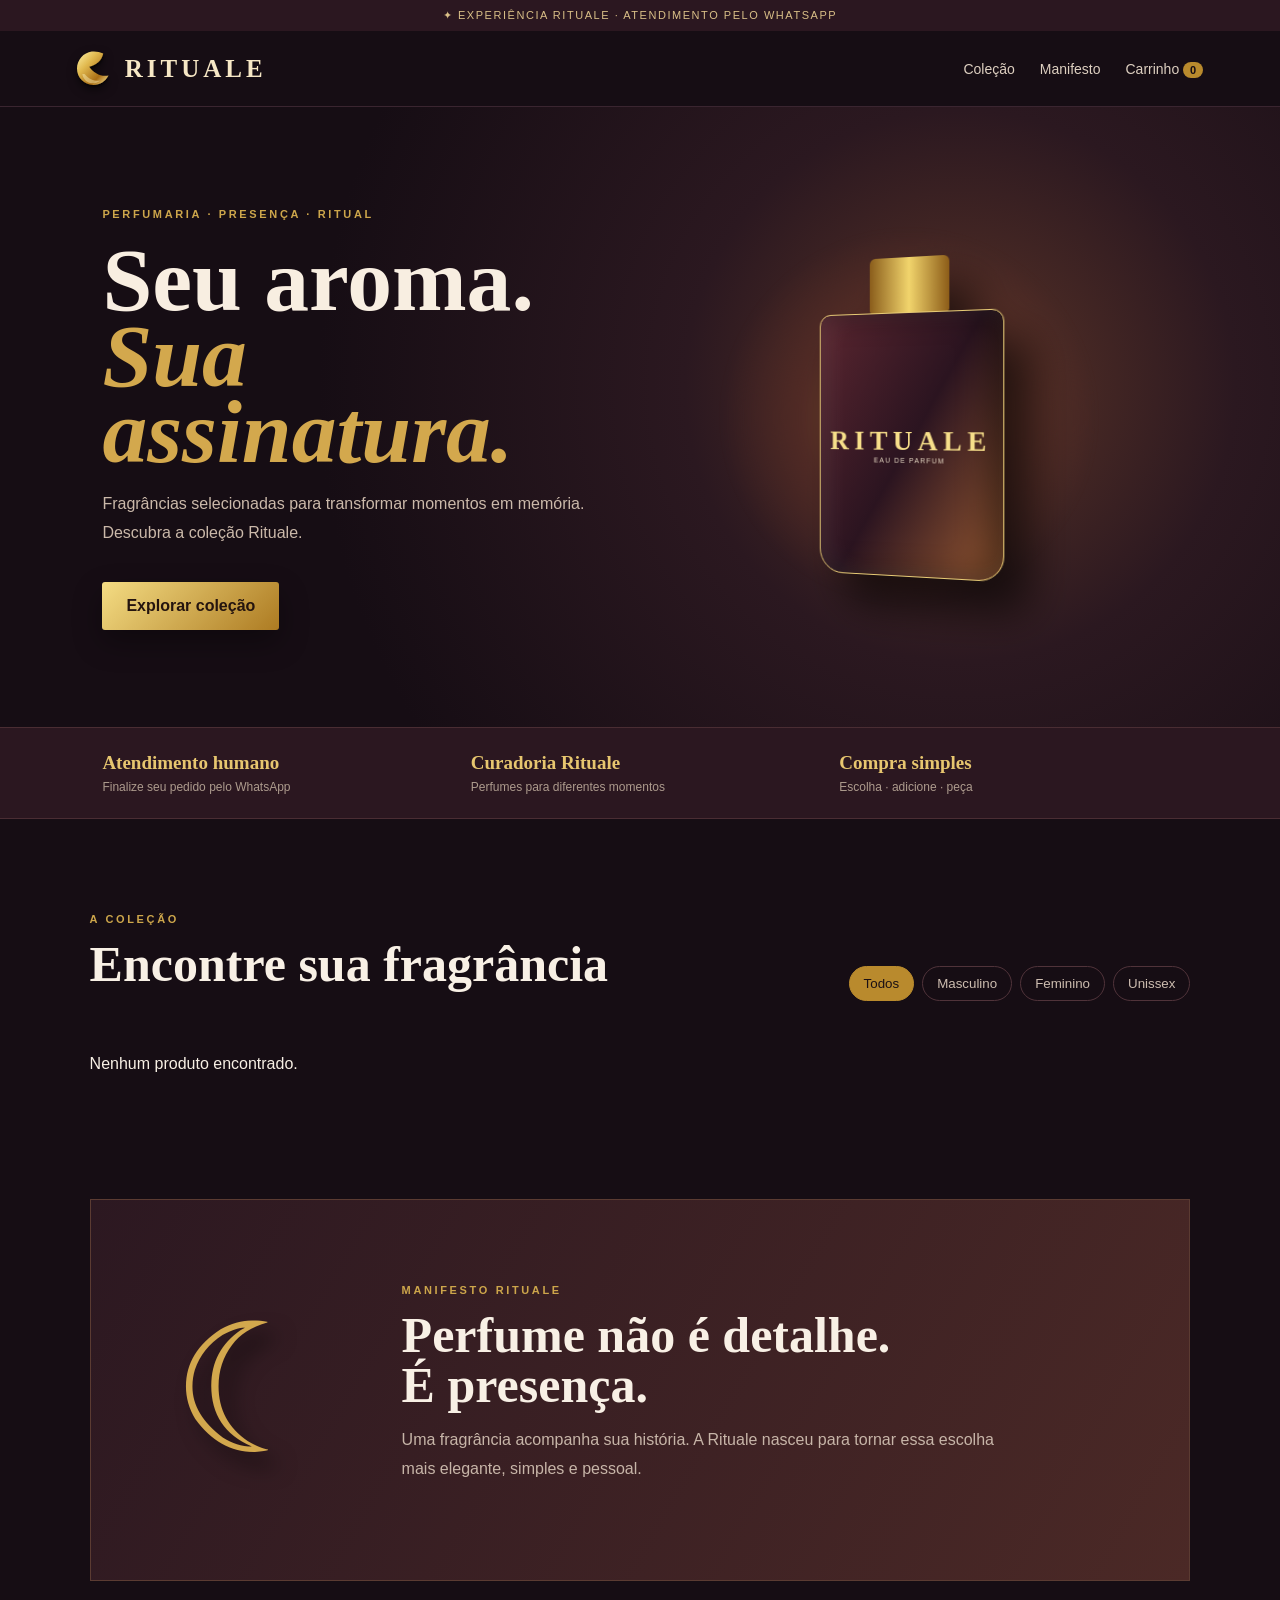
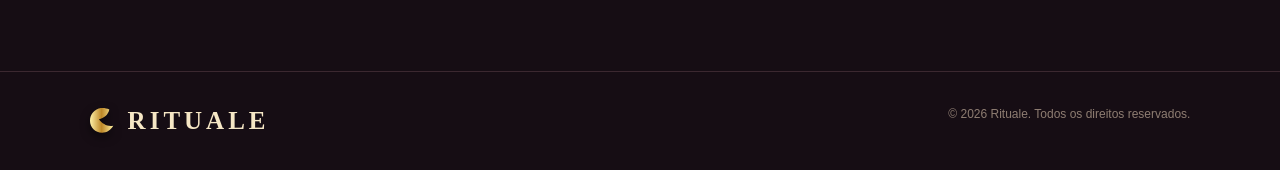
<file: frontend/index.html>
<!doctype html><html lang="pt-BR"><head><meta charset="utf-8"><meta name="viewport" content="width=device-width,initial-scale=1"><title>Rituale — Sua assinatura</title><meta name="description" content="Rituale — perfumaria moderna. Escolha sua fragrância e finalize pelo WhatsApp."><link rel="stylesheet" href="css/style.css"></head><body>
<div class="topbar">✦ EXPERIÊNCIA RITUALE · ATENDIMENTO PELO WHATSAPP</div>
<header class="header"><a class="brand" href="index.html"><span class="moon"><svg viewBox="0 0 100 100"><defs><linearGradient id="gold" x1="0" y1="0" x2="1" y2="1"><stop stop-color="#fff3a8"/><stop offset=".35" stop-color="#e1b94f"/><stop offset=".72" stop-color="#a96d15"/><stop offset="1" stop-color="#fff0a0"/></linearGradient><filter id="shadow"><feDropShadow dx="2" dy="5" stdDeviation="3" flood-opacity=".55"/></filter></defs><path filter="url(#shadow)" fill="url(#gold)" d="M69 9c-4 19-19 31-37 35 12 17 31 27 51 23-8 15-23 25-40 25C19 92 0 73 0 49 0 26 17 7 39 4c11-1 21 1 30 5Z"/><path fill="#fff7c4" opacity=".42" d="M20 63c10 13 25 19 41 18-8 6-18 8-27 6-10-3-18-12-20-24Z"/></svg></span>RITUALE</a><nav><a href="#colecao">Coleção</a><a href="#manifesto">Manifesto</a><a href="carrinho.html">Carrinho <b id="cartCount">0</b></a></nav></header>
<main><section class="hero"><div class="hero-copy"><span class="eyebrow">PERFUMARIA · PRESENÇA · RITUAL</span><h1>Seu aroma.<br><em>Sua assinatura.</em></h1><p>Fragrâncias selecionadas para transformar momentos em memória. Descubra a coleção Rituale.</p><a class="btn gold" href="#colecao">Explorar coleção</a></div><div class="hero-art"><div class="orb"></div><div class="bottle"><div class="cap"></div><div class="glass"><span>RITUALE</span><small>EAU DE PARFUM</small></div></div></div></section>
<section class="strip"><div><strong>Atendimento humano</strong><span>Finalize seu pedido pelo WhatsApp</span></div><div><strong>Curadoria Rituale</strong><span>Perfumes para diferentes momentos</span></div><div><strong>Compra simples</strong><span>Escolha · adicione · peça</span></div></section>
<section id="colecao" class="collection"><div class="section-head"><div><span class="eyebrow">A COLEÇÃO</span><h2>Encontre sua fragrância</h2></div><div class="filters"><button class="filter active" data-filter="todos">Todos</button><button class="filter" data-filter="masculino">Masculino</button><button class="filter" data-filter="feminino">Feminino</button><button class="filter" data-filter="unissex">Unissex</button></div></div><div id="products" class="grid"></div></section>
<section id="manifesto" class="manifesto"><div class="manifesto-moon">☾</div><div><span class="eyebrow">MANIFESTO RITUALE</span><h2>Perfume não é detalhe.<br>É presença.</h2><p>Uma fragrância acompanha sua história. A Rituale nasceu para tornar essa escolha mais elegante, simples e pessoal.</p></div></section></main>
<footer><div class="brand"><span class="moon small"><svg viewBox="0 0 100 100"><defs><linearGradient id="g2"><stop stop-color="#fff2a8"/><stop offset=".5" stop-color="#bd8727"/><stop offset="1" stop-color="#fff0a0"/></linearGradient></defs><path fill="url(#g2)" d="M69 9c-4 19-19 31-37 35 12 17 31 27 51 23-8 15-23 25-40 25C19 92 0 73 0 49 0 26 17 7 39 4c11-1 21 1 30 5Z"/></svg></span>RITUALE</div><span>© 2026 Rituale. Todos os direitos reservados.</span></footer><script src="js/app.js"></script></body></html>
</file>
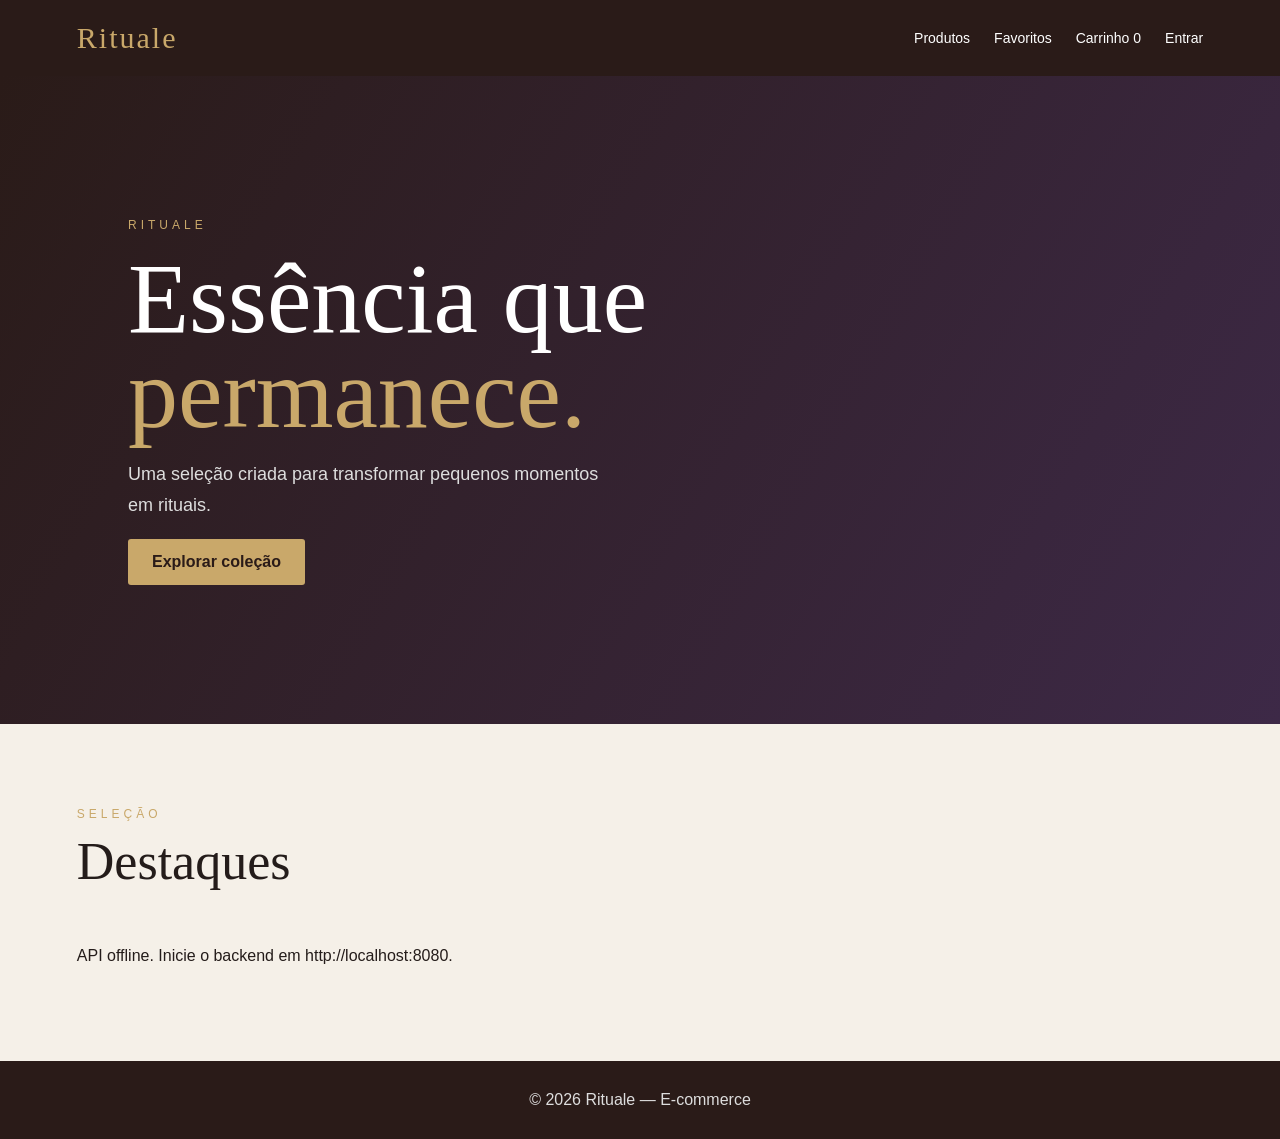
<file: backup_rituale_20260902_170916/frontend/index.html>
<!DOCTYPE html>
<html lang="pt-BR">
<head>
  <meta charset="UTF-8">
  <meta name="viewport" content="width=device-width, initial-scale=1.0">
  <title>Rituale — Essência que permanece</title>
  <link rel="stylesheet" href="css/style.css">
</head>
<body>
<header class="header">
  <a class="logo" href="index.html">Rituale</a>
  <nav>
    <a href="produtos.html">Produtos</a>
    <a href="favoritos.html">Favoritos</a>
    <a href="carrinho.html">Carrinho <span id="cart-count">0</span></a>
    <a href="login.html">Entrar</a>
  </nav>
</header>

<main>
  <section class="hero">
    <div>
      <span class="eyebrow">RITUALE</span>
      <h1>Essência que<br><strong>permanece.</strong></h1>
      <p>Uma seleção criada para transformar pequenos momentos em rituais.</p>
      <a class="button" href="produtos.html">Explorar coleção</a>
    </div>
  </section>

  <section class="section">
    <div class="section-title">
      <span class="eyebrow">SELEÇÃO</span>
      <h2>Destaques</h2>
    </div>
    <div id="featured-products" class="product-grid"></div>
  </section>
</main>

<footer>© 2026 Rituale — E-commerce</footer>
<script src="js/app.js"></script>
</body>
</html>
</file>
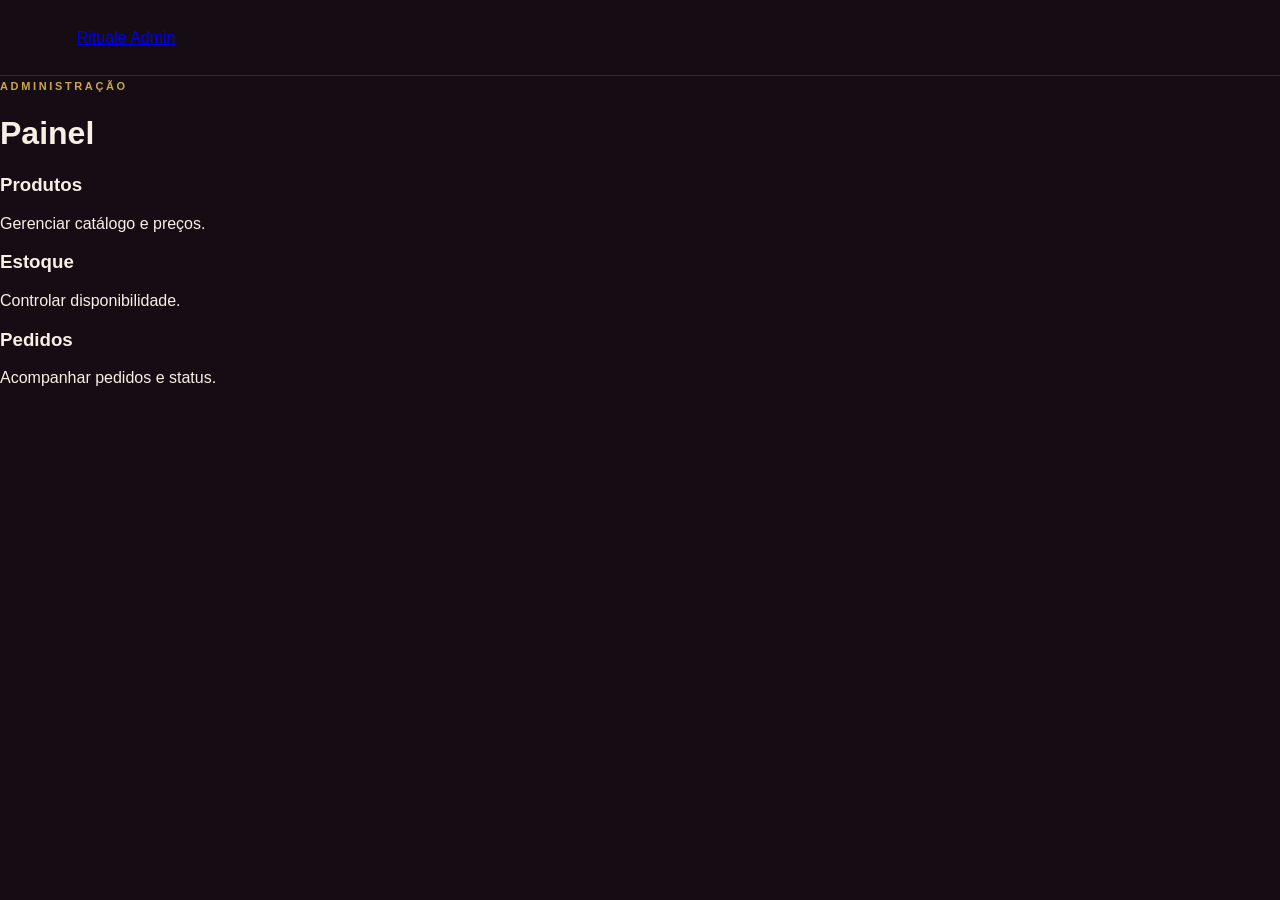
<file: frontend/admin/index.html>
<!DOCTYPE html>
<html lang="pt-BR"><head><meta charset="UTF-8"><meta name="viewport" content="width=device-width,initial-scale=1"><title>Admin — Rituale</title><link rel="stylesheet" href="../css/style.css"></head>
<body><header class="header"><a class="logo" href="../index.html">Rituale Admin</a></header><main class="section"><span class="eyebrow">ADMINISTRAÇÃO</span><h1>Painel</h1><div class="product-grid"><div class="product-card"><h3>Produtos</h3><p>Gerenciar catálogo e preços.</p></div><div class="product-card"><h3>Estoque</h3><p>Controlar disponibilidade.</p></div><div class="product-card"><h3>Pedidos</h3><p>Acompanhar pedidos e status.</p></div></div></main></body></html>
</file>
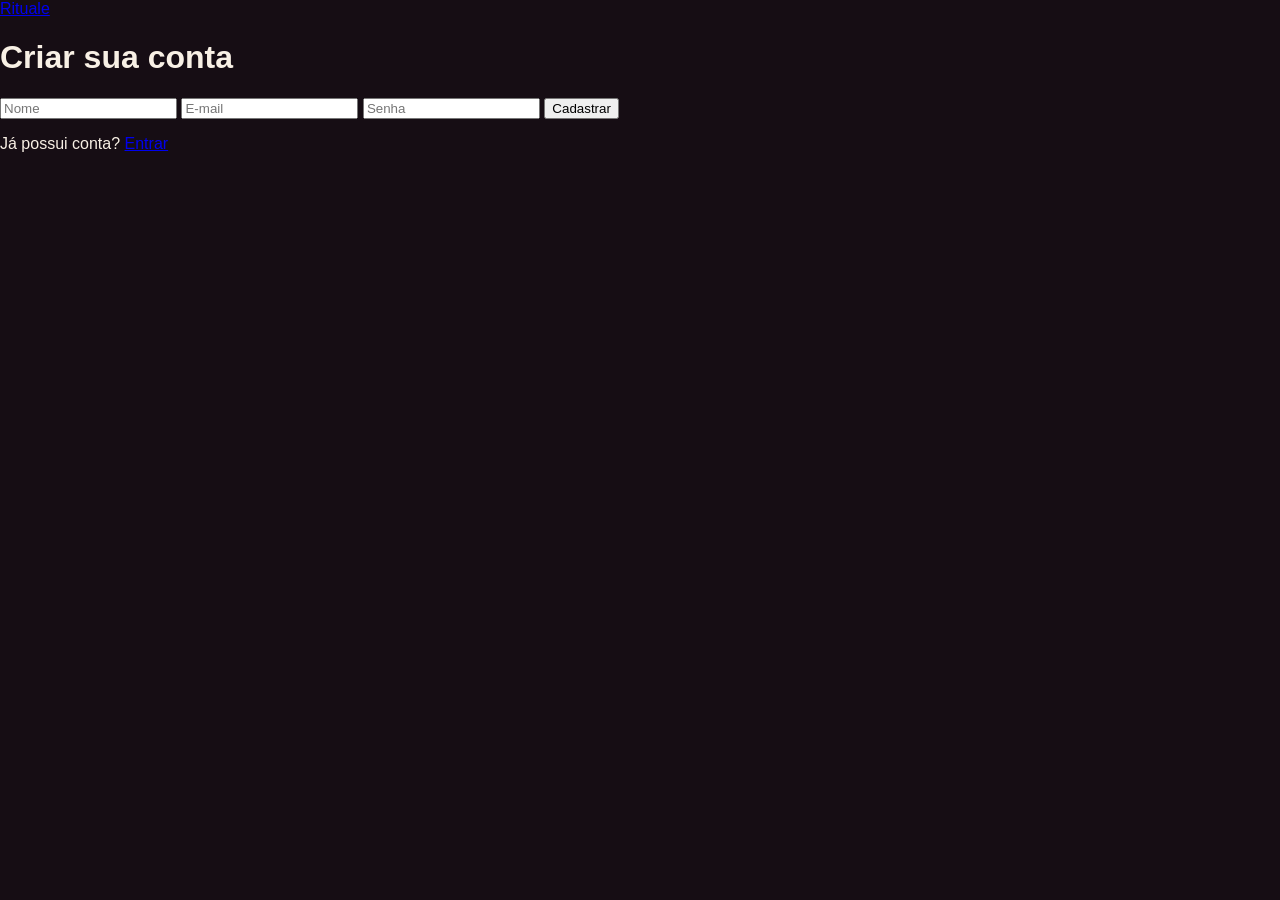
<file: frontend/cadastro.html>
<!DOCTYPE html>
<html lang="pt-BR">
<head>
  <meta charset="UTF-8">
  <meta name="viewport" content="width=device-width,initial-scale=1.0">
  <title>Criar conta — Rituale</title>
  <link rel="stylesheet" href="css/style.css">
</head>
<body>
  <main class="auth">
    <div class="auth-card">
      <a class="logo" href="index.html">Rituale</a>
      <h1>Criar sua conta</h1>
      <form id="registerForm">
        <input id="registerName" type="text" placeholder="Nome" required>
        <input id="registerEmail" type="email" placeholder="E-mail" required>
        <input id="registerPassword" type="password" placeholder="Senha" required>
        <button type="submit" class="button">Cadastrar</button>
      </form>
      <p>Já possui conta? <a href="login.html">Entrar</a></p>
    </div>
  </main>
  <script src="js/app.js"></script>
</body>
</html>
</file>
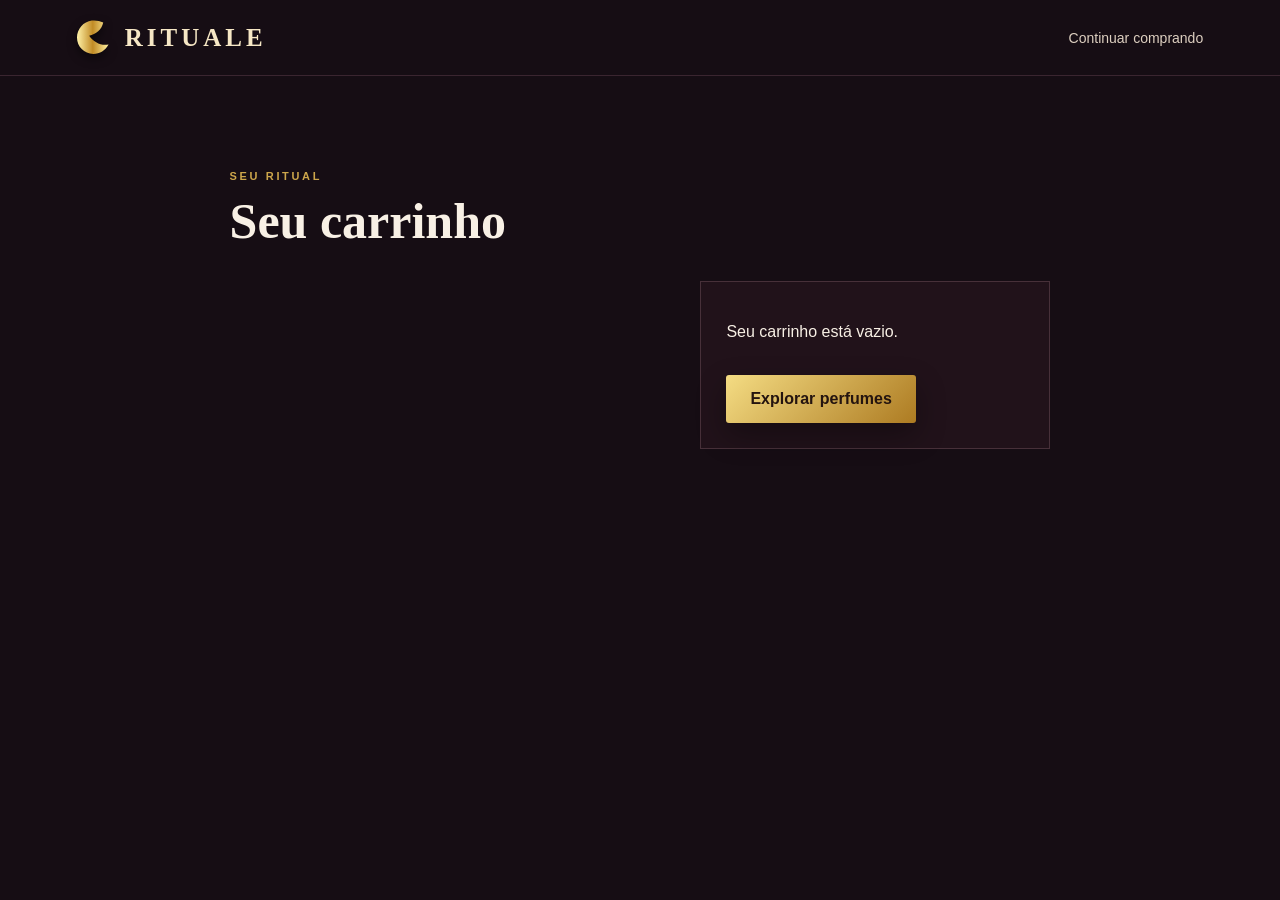
<file: frontend/carrinho.html>
<!doctype html><html lang="pt-BR"><head><meta charset="utf-8"><meta name="viewport" content="width=device-width,initial-scale=1"><title>Carrinho — Rituale</title><link rel="stylesheet" href="css/style.css"></head><body><header class="header"><a class="brand" href="index.html"><span class="moon"><svg viewBox="0 0 100 100"><defs><linearGradient id="gold"><stop stop-color="#fff2a8"/><stop offset=".5" stop-color="#c18b25"/><stop offset="1" stop-color="#fff0a0"/></linearGradient></defs><path fill="url(#gold)" d="M69 9c-4 19-19 31-37 35 12 17 31 27 51 23-8 15-23 25-40 25C19 92 0 73 0 49 0 26 17 7 39 4c11-1 21 1 30 5Z"/></svg></span>RITUALE</a><nav><a href="index.html#colecao">Continuar comprando</a></nav></header><main class="page cart-page"><span class="eyebrow">SEU RITUAL</span><h1>Seu carrinho</h1><div id="cart"></div></main><script src="js/app.js"></script></body></html>
</file>
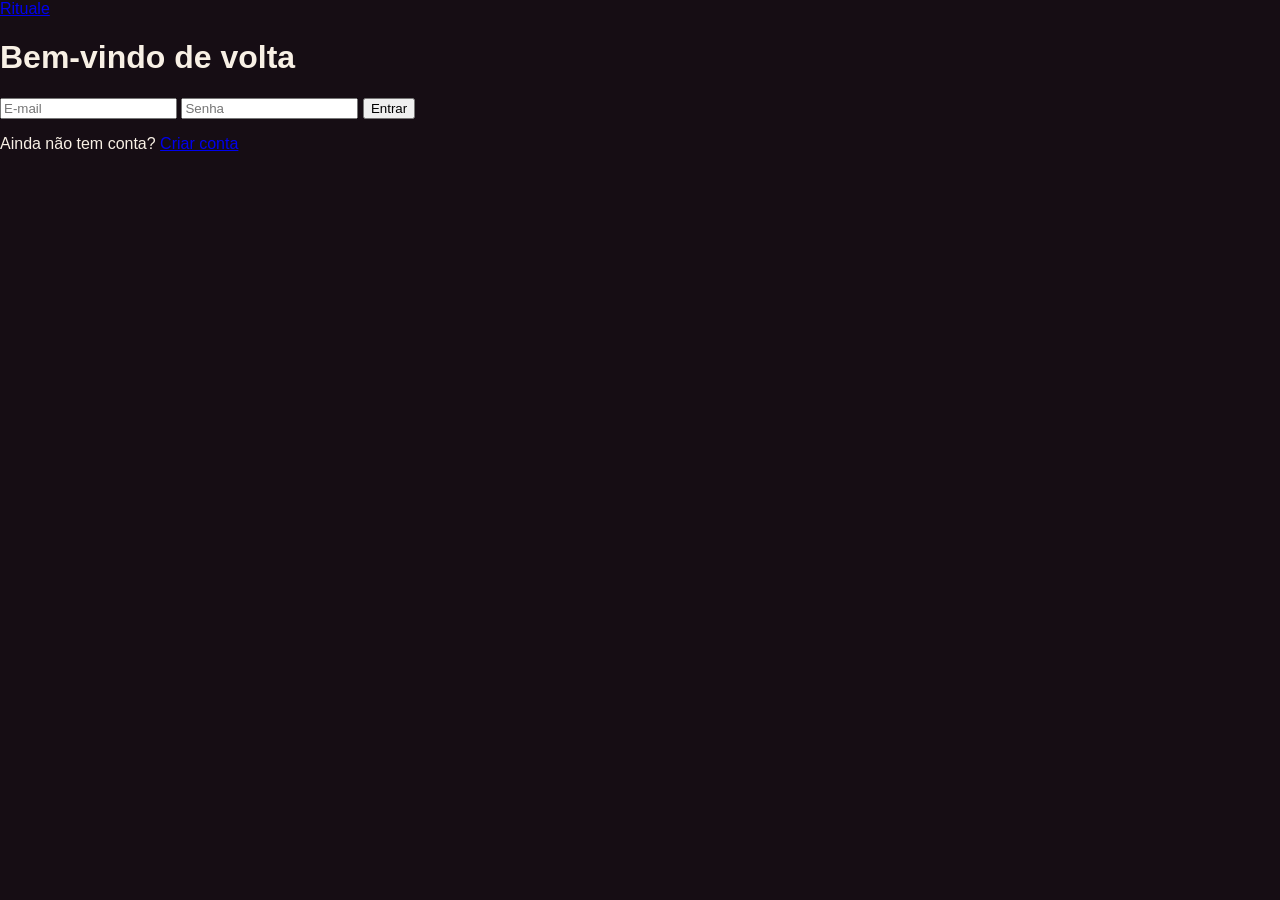
<file: frontend/login.html>
<!DOCTYPE html>
<html lang="pt-BR">
<head>
  <meta charset="UTF-8">
  <meta name="viewport" content="width=device-width,initial-scale=1.0">
  <title>Entrar — Rituale</title>
  <link rel="stylesheet" href="css/style.css">
</head>
<body>
  <main class="auth">
    <div class="auth-card">
      <a class="logo" href="index.html">Rituale</a>
      <h1>Bem-vindo de volta</h1>
      <form id="loginForm">
        <input id="loginEmail" type="email" placeholder="E-mail" required>
        <input id="loginPassword" type="password" placeholder="Senha" required>
        <button type="submit" class="button">Entrar</button>
      </form>
      <p>Ainda não tem conta? <a href="cadastro.html">Criar conta</a></p>
    </div>
  </main>
  <script src="js/app.js"></script>
</body>
</html>
</file>
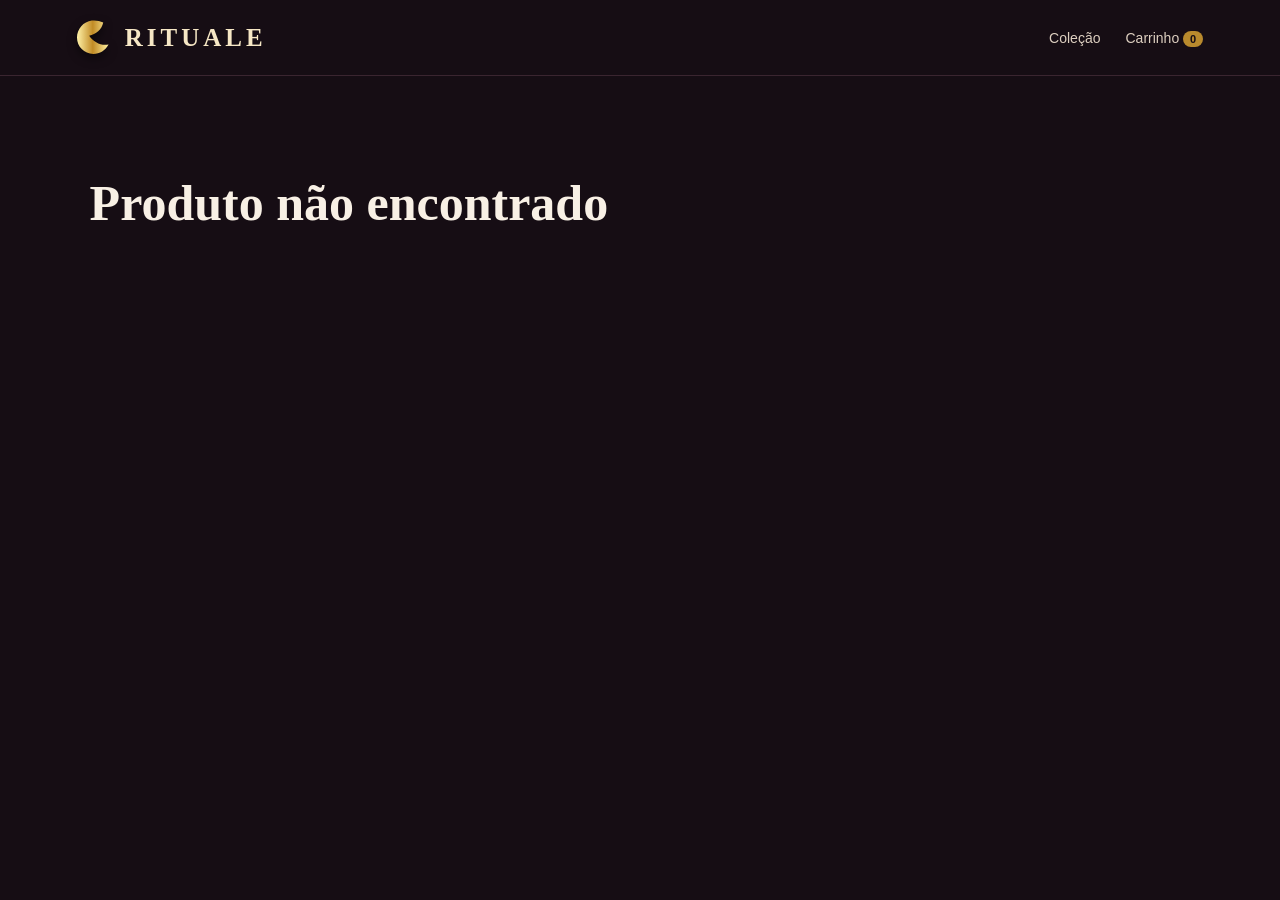
<file: frontend/produto.html>
<!doctype html><html lang="pt-BR"><head><meta charset="utf-8"><meta name="viewport" content="width=device-width,initial-scale=1"><title>Produto — Rituale</title><link rel="stylesheet" href="css/style.css"></head><body><header class="header"><a class="brand" href="index.html"><span class="moon"><svg viewBox="0 0 100 100"><defs><linearGradient id="gold"><stop stop-color="#fff2a8"/><stop offset=".5" stop-color="#c18b25"/><stop offset="1" stop-color="#fff0a0"/></linearGradient></defs><path fill="url(#gold)" d="M69 9c-4 19-19 31-37 35 12 17 31 27 51 23-8 15-23 25-40 25C19 92 0 73 0 49 0 26 17 7 39 4c11-1 21 1 30 5Z"/></svg></span>RITUALE</a><nav><a href="produtos.html">Coleção</a><a href="carrinho.html">Carrinho <b id="cartCount">0</b></a></nav></header><main class="page" id="detail"></main><script>
const API='http://localhost:8080/api/public/products';const slug=new URLSearchParams(location.search).get('slug');async function go(){const r=await fetch(API+'/'+encodeURIComponent(slug));if(!r.ok)throw Error();const p=await r.json();document.title=p.name+' — Rituale';document.querySelector('#detail').innerHTML='<span class="eyebrow">'+(p.category?.name||'RITUALE')+'</span><h1>'+p.name+'</h1><div class="detail-layout"><div class="detail-art"><div class="mini-bottle big"></div></div><div><p class="detail-desc">'+(p.description||'Uma fragrância selecionada pela Rituale.')+'</p><div class="price">R$ '+Number(p.price).toFixed(2).replace('.',',')+'</div><p>Estoque disponível: '+p.stock+'</p><button class="btn gold" onclick="add()">Adicionar ao carrinho</button></div></div>';window.p=p}function add(){let c=JSON.parse(localStorage.getItem('rituale_cart')||'[]'),i=c.findIndex(x=>x.id===p.id);if(i>=0)c[i].quantity++;else c.push({id:p.id,name:p.name,price:p.price,quantity:1,slug:p.slug});localStorage.setItem('rituale_cart',JSON.stringify(c));location.href='carrinho.html'}go().catch(()=>document.querySelector('#detail').innerHTML='<h1>Produto não encontrado</h1>');</script></body></html>
</file>
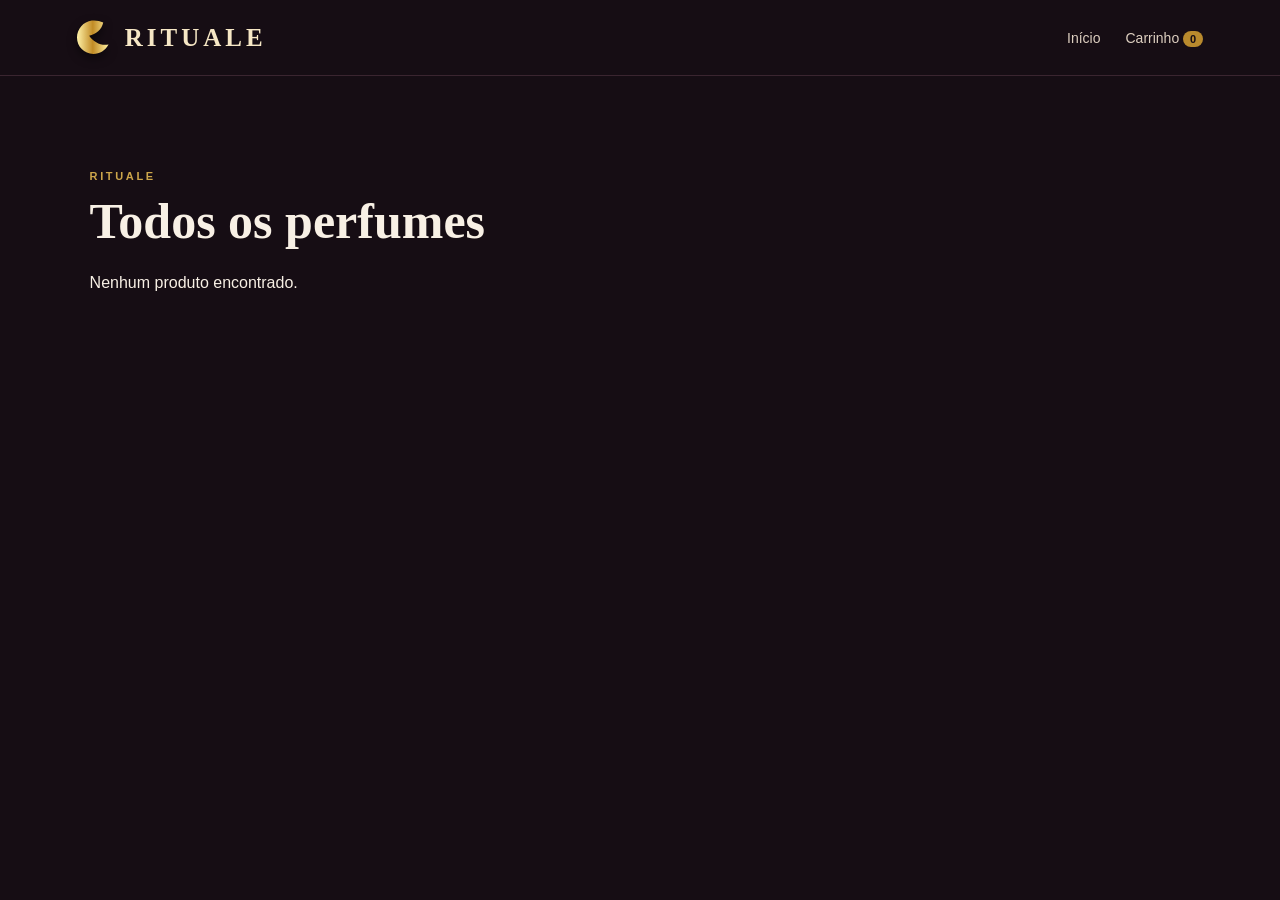
<file: frontend/produtos.html>
<!doctype html><html lang="pt-BR"><head><meta charset="utf-8"><meta name="viewport" content="width=device-width,initial-scale=1"><title>Coleção — Rituale</title><link rel="stylesheet" href="css/style.css"></head><body><header class="header"><a class="brand" href="index.html"><span class="moon"><svg viewBox="0 0 100 100"><defs><linearGradient id="gold"><stop stop-color="#fff2a8"/><stop offset=".5" stop-color="#c18b25"/><stop offset="1" stop-color="#fff0a0"/></linearGradient></defs><path fill="url(#gold)" d="M69 9c-4 19-19 31-37 35 12 17 31 27 51 23-8 15-23 25-40 25C19 92 0 73 0 49 0 26 17 7 39 4c11-1 21 1 30 5Z"/></svg></span>RITUALE</a><nav><a href="index.html">Início</a><a href="carrinho.html">Carrinho <b id="cartCount">0</b></a></nav></header><main class="page"><span class="eyebrow">RITUALE</span><h1>Todos os perfumes</h1><div id="products" class="grid"></div></main><script src="js/app.js"></script></body></html>
</file>
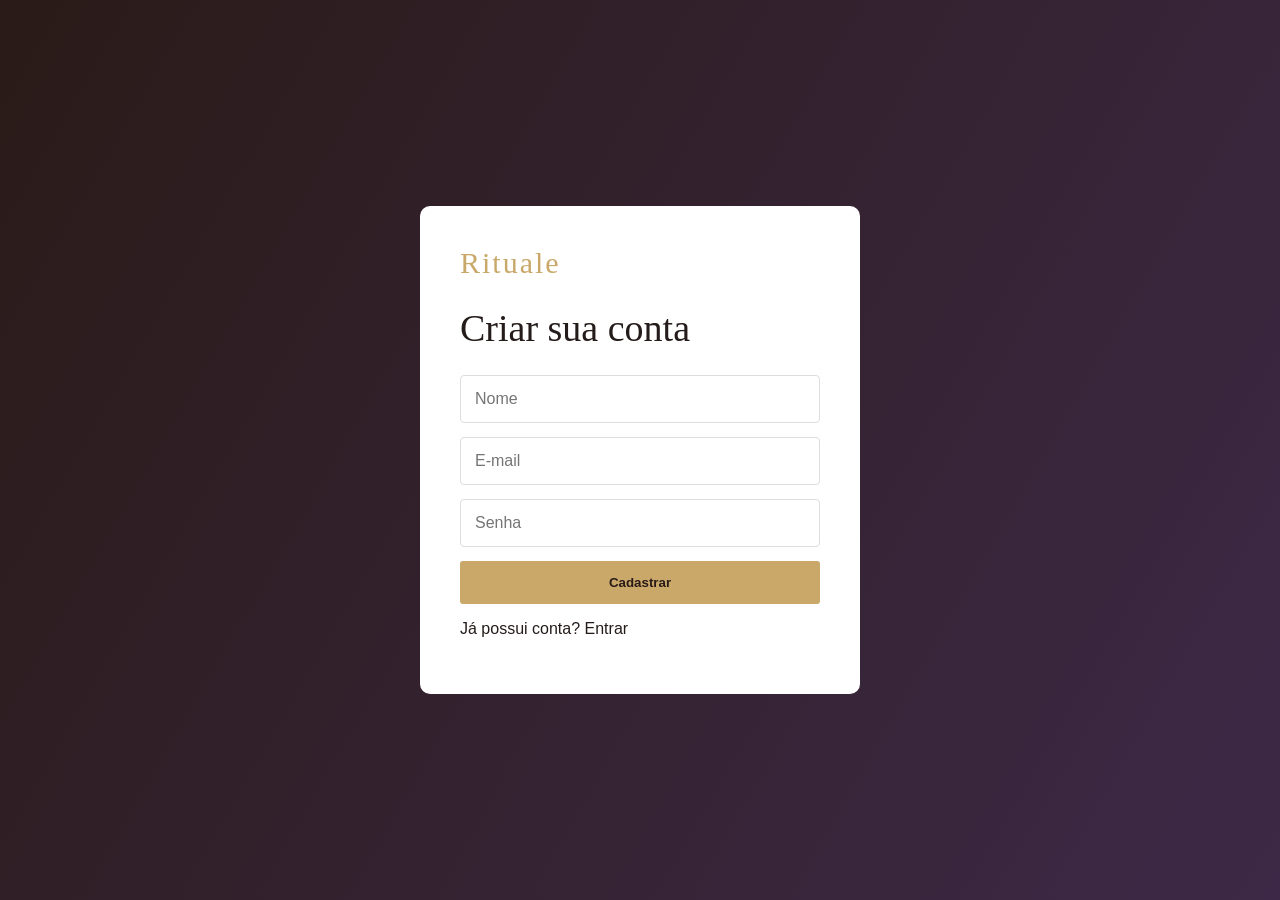
<file: backup_rituale_20260902_170916/frontend/cadastro.html>
<!DOCTYPE html>
<html lang="pt-BR"><head><meta charset="UTF-8"><meta name="viewport" content="width=device-width,initial-scale=1.0"><title>Criar conta — Rituale</title><link rel="stylesheet" href="css/style.css"></head>
<body><main class="auth"><div class="auth-card"><a class="logo" href="index.html">Rituale</a><h1>Criar sua conta</h1><form><input type="text" placeholder="Nome" required><input type="email" placeholder="E-mail" required><input type="password" placeholder="Senha" required><button class="button">Cadastrar</button></form><p>Já possui conta? <a href="login.html">Entrar</a></p></div></main></body></html>
</file>
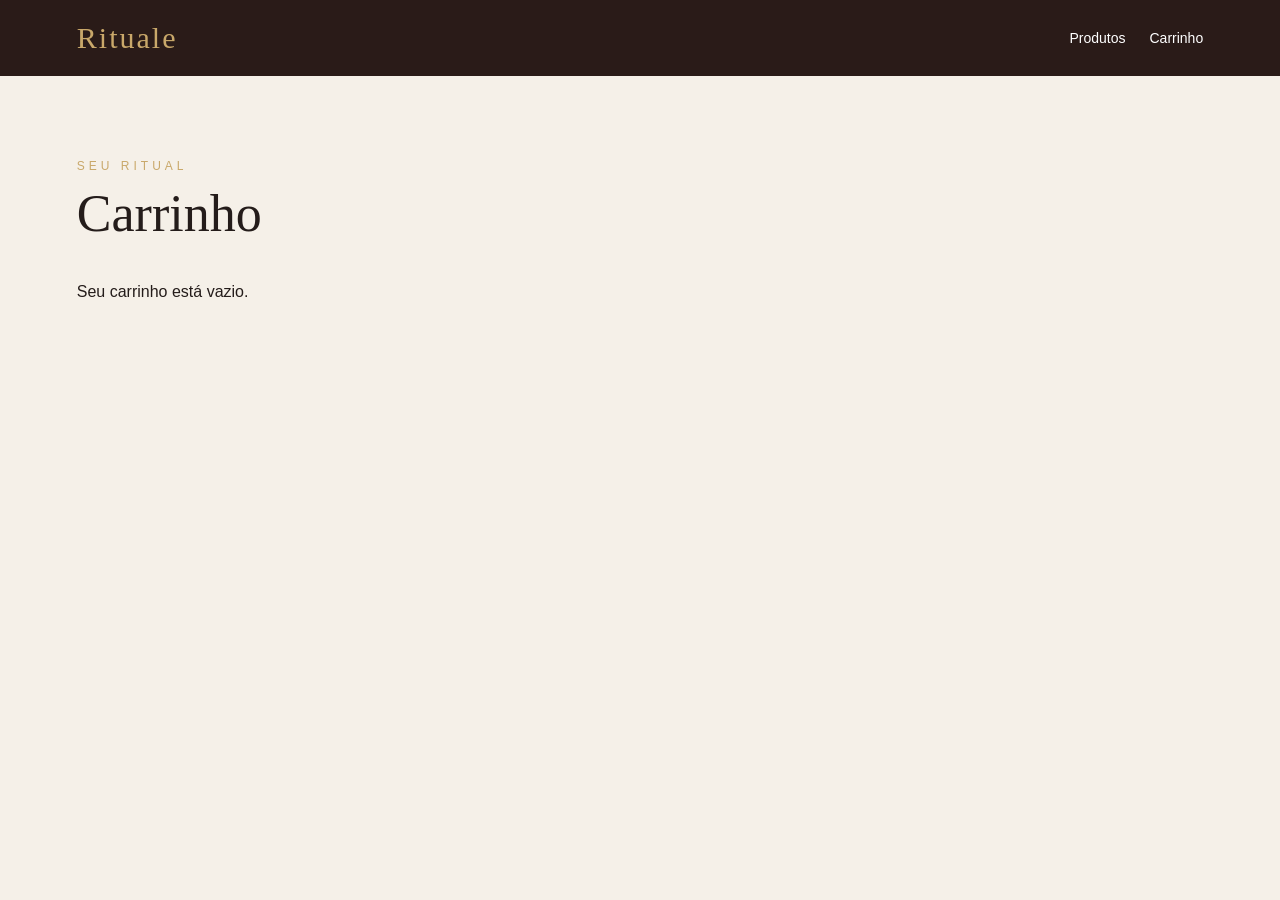
<file: backup_rituale_20260902_170916/frontend/carrinho.html>
<!DOCTYPE html>
<html lang="pt-BR"><head><meta charset="UTF-8"><meta name="viewport" content="width=device-width,initial-scale=1.0"><title>Carrinho — Rituale</title><link rel="stylesheet" href="css/style.css"></head>
<body><header class="header"><a class="logo" href="index.html">Rituale</a><nav><a href="produtos.html">Produtos</a><a href="carrinho.html">Carrinho</a></nav></header>
<main class="section"><span class="eyebrow">SEU RITUAL</span><h1>Carrinho</h1><div id="cart"></div></main><script src="js/app.js"></script></body></html>
</file>
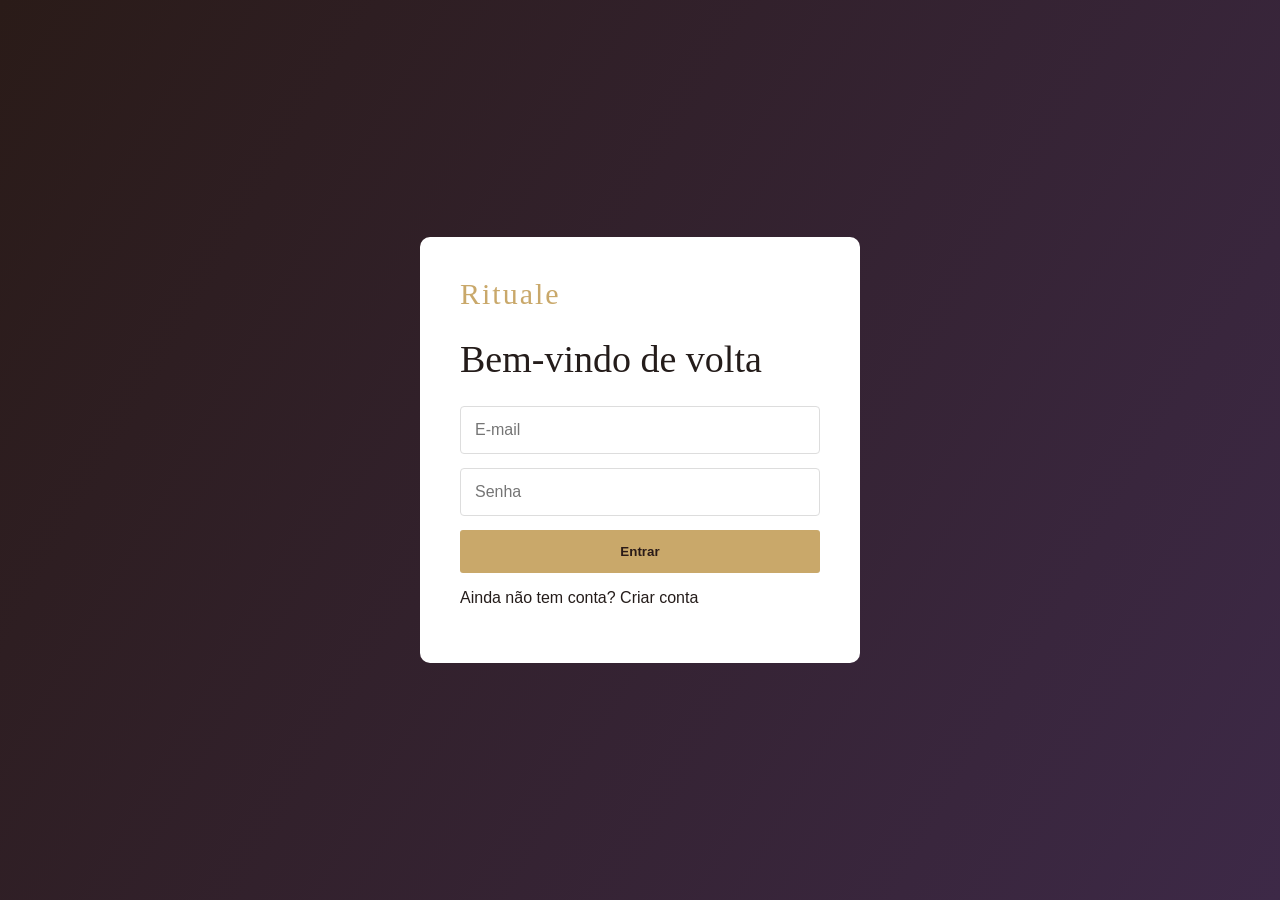
<file: backup_rituale_20260902_170916/frontend/login.html>
<!DOCTYPE html>
<html lang="pt-BR"><head><meta charset="UTF-8"><meta name="viewport" content="width=device-width,initial-scale=1.0"><title>Entrar — Rituale</title><link rel="stylesheet" href="css/style.css"></head>
<body><main class="auth"><div class="auth-card"><a class="logo" href="index.html">Rituale</a><h1>Bem-vindo de volta</h1><form><input type="email" placeholder="E-mail" required><input type="password" placeholder="Senha" required><button class="button">Entrar</button></form><p>Ainda não tem conta? <a href="cadastro.html">Criar conta</a></p></div></main></body></html>
</file>
<file: frontend/css/style.css>
*{box-sizing:border-box}body{margin:0;background:#160d14;color:#f8f0e5;font-family:Inter,Arial,sans-serif}.topbar{background:#2b1720;color:#d9bf87;text-align:center;padding:9px;font-size:11px;letter-spacing:.14em}.header{height:76px;padding:0 6vw;display:flex;align-items:center;justify-content:space-between;border-bottom:1px solid #3a2530;background:#160d14;position:sticky;top:0;z-index:10}.brand{display:flex;align-items:center;gap:10px;color:#f6e7c5;text-decoration:none;font-family:Georgia,serif;font-size:25px;font-weight:700;letter-spacing:.16em}.moon{width:38px;height:38px;display:inline-flex;filter:drop-shadow(0 4px 5px #0008)}.moon svg{width:100%;height:100%}nav{display:flex;gap:25px}nav a{color:#ddcfc0;text-decoration:none;font-size:14px}nav b{background:#b98a2d;color:#160d14;border-radius:99px;padding:2px 7px;font-size:11px}.hero{min-height:620px;padding:60px 8vw;display:grid;grid-template-columns:1fr 1fr;align-items:center;background:radial-gradient(circle at 75% 45%,#5b3427 0,#2b1820 27%,#160d14 63%)}.hero-copy{max-width:650px}.eyebrow{font-size:11px;letter-spacing:.24em;color:#cda64b;font-weight:700}.hero h1{font:600 clamp(55px,7vw,92px)/.85 Georgia,serif;margin:20px 0;color:#f8eee1}.hero h1 em{color:#d3a84d;font-style:italic}.hero p{max-width:520px;color:#cbb9aa;line-height:1.8}.btn{display:inline-block;text-decoration:none;padding:15px 24px;border:0;border-radius:3px;font-weight:700;margin-top:18px;cursor:pointer}.gold{background:linear-gradient(135deg,#f4dc83,#ad7b22);color:#24140f;box-shadow:0 12px 30px #0005}.hero-art{height:500px;display:grid;place-items:center;position:relative}.orb{position:absolute;width:380px;height:380px;border-radius:50%;background:radial-gradient(circle,#a96b31 0,#5a2e26 40%,transparent 70%);filter:blur(3px);opacity:.65}.bottle{position:relative;width:190px;height:320px;transform:perspective(700px) rotateY(-14deg);filter:drop-shadow(25px 30px 20px #0009)}.cap{width:82px;height:55px;background:linear-gradient(90deg,#8a5d1b,#f1d46c,#8c5c18);margin:auto;border-radius:6px 6px 2px 2px}.glass{height:265px;border:1px solid #e8cc76;background:linear-gradient(120deg,#5b2630,#2b1420 50%,#9a5b32);border-radius:12px 12px 25px 25px;display:flex;flex-direction:column;justify-content:center;align-items:center;box-shadow:inset 10px 0 25px #fff1,inset -15px 0 30px #0007}.glass span{font:700 28px Georgia,serif;letter-spacing:.2em;color:#f7df8a}.glass small{color:#eadcc7;letter-spacing:.18em;font-size:7px}.strip{display:grid;grid-template-columns:repeat(3,1fr);background:#2b1720;border-block:1px solid #4a2d33;padding:24px 8vw;gap:30px}.strip div{display:flex;flex-direction:column;gap:6px}.strip strong{font-family:Georgia,serif;font-size:19px;color:#e7c66f}.strip span{font-size:12px;color:#ad9b8d}.collection,.page{padding:90px 7vw}.section-head{display:flex;justify-content:space-between;align-items:end;margin-bottom:38px}.section-head h2,.page h1,.manifesto h2{font:600 50px/1 Georgia,serif;margin:12px 0}.filters{display:flex;gap:8px;flex-wrap:wrap}.filter{border:1px solid #50333a;background:transparent;color:#cdbdb0;padding:9px 14px;border-radius:30px;cursor:pointer}.filter.active,.filter:hover{background:#b98a2d;color:#1b1014;border-color:#b98a2d}.grid{display:grid;grid-template-columns:repeat(4,minmax(0,1fr));gap:18px}.card{background:#21121a;border:1px solid #3d2730;overflow:hidden;transition:.25s}.card:hover{transform:translateY(-5px);border-color:#9b732b}.product-art,.detail-art{height:270px;display:grid;place-items:center;background:radial-gradient(circle at 50% 40%,#744331,#321b23 48%,#1b1016)}.mini-bottle{width:105px;height:170px;background:linear-gradient(120deg,#8d4d37,#321723 55%,#c39135);border:1px solid #d7b95c;border-radius:9px 9px 15px 15px;box-shadow:10px 18px 22px #0008;position:relative}.mini-bottle:before{content:"";position:absolute;width:46px;height:26px;left:29px;top:-27px;background:linear-gradient(90deg,#8d611d,#f0d36a,#8d611d);border-radius:4px}.mini-bottle:after{content:"R";position:absolute;inset:0;display:grid;place-items:center;color:#f5d77c;font:700 36px Georgia,serif}.mini-bottle.big{width:170px;height:275px}.mini-bottle.big:before{width:70px;height:40px;left:49px;top:-40px}.mini-bottle.big:after{font-size:55px}.card-body{padding:18px}.tag{font-size:10px;color:#bda06a;text-transform:uppercase;letter-spacing:.14em}.card h3{font:600 25px Georgia,serif;margin:8px 0}.desc{font-size:12px;color:#a9978b;min-height:35px}.price{font-weight:700;color:#f0d57c;font-size:20px}.card-actions{display:flex;gap:8px;margin-top:15px}.card-actions button{flex:1;padding:11px;border:0;border-radius:3px;cursor:pointer;font-weight:700}.add{background:#c09436;color:#21120f}.details{background:#33202a;color:#e7d7c7}.manifesto{margin:20px 7vw 90px;padding:80px;display:flex;align-items:center;gap:70px;background:linear-gradient(120deg,#2c1821,#4b2926);border:1px solid #5b3b32}.manifesto-moon{font-size:180px;color:#d3a84d;text-shadow:12px 15px 20px #0008}.manifesto p,.detail-desc{max-width:600px;color:#c7b5a8;line-height:1.8}.detail-layout{display:grid;grid-template-columns:1fr 1fr;gap:50px;align-items:center}.cart-page{max-width:1000px;margin:auto}.cart-item{display:flex;justify-content:space-between;gap:20px;padding:20px 0;border-bottom:1px solid #3c2830}.qty{display:flex;gap:8px;align-items:center}.qty button{width:30px;height:30px;background:#30202a;color:#fff;border:1px solid #574047}.summary{margin-top:35px;margin-left:auto;max-width:350px;background:#21121a;padding:25px;border:1px solid #473039}.summary strong{font-size:25px;color:#efd478}footer{padding:35px 7vw;border-top:1px solid #3b2830;display:flex;justify-content:space-between;color:#8e7d72;font-size:12px}.small{width:28px;height:28px}@media(max-width:900px){.hero{grid-template-columns:1fr;padding:55px 7vw}.hero-art{height:350px}.grid{grid-template-columns:repeat(2,1fr)}.strip{grid-template-columns:1fr}.section-head{align-items:start;flex-direction:column;gap:20px}.manifesto{margin-inline:4vw;padding:45px 25px;gap:25px}.manifesto-moon{font-size:100px}.detail-layout{grid-template-columns:1fr}}@media(max-width:560px){.header{padding:0 4vw}.header nav a:first-child{display:none}.brand{font-size:21px}.grid{grid-template-columns:1fr}.hero h1{font-size:58px}.collection,.page{padding:60px 5vw}.product-art{height:230px}footer{flex-direction:column;gap:20px}}
</file>
<file: backup_rituale_20260902_170916/frontend/css/style.css>
:root{
  --brown:#2a1b18; --purple:#3d2947; --gold:#c9a86a; --cream:#f5f0e8;
  --text:#241c1a; --muted:#746966; --white:#fff;
}
*{box-sizing:border-box} body{margin:0;font-family:Inter,Arial,sans-serif;background:var(--cream);color:var(--text)}
a{text-decoration:none;color:inherit}.header{height:76px;padding:0 6%;display:flex;align-items:center;justify-content:space-between;background:var(--brown);color:white;position:sticky;top:0;z-index:10}
.logo{font-family:Georgia,serif;font-size:30px;letter-spacing:2px;color:var(--gold)}
nav{display:flex;gap:24px;font-size:14px}nav a:hover{color:var(--gold)}
.hero{min-height:72vh;padding:10%;display:flex;align-items:center;background:linear-gradient(120deg,var(--brown),var(--purple));color:white}
.hero h1{font:500 clamp(48px,8vw,100px)/.95 Georgia,serif;margin:18px 0}.hero h1 strong{color:var(--gold);font-weight:500}
.hero p{max-width:480px;color:#ddd;font-size:18px;line-height:1.7}.eyebrow{font-size:12px;letter-spacing:4px;color:var(--gold)}
.button{display:inline-block;border:0;background:var(--gold);color:var(--brown);padding:14px 24px;border-radius:3px;font-weight:700;cursor:pointer}
.section{padding:80px 6%;max-width:1300px;margin:auto}.section h1,.section h2{font:500 52px Georgia,serif;margin:10px 0 40px}
.product-grid{display:grid;grid-template-columns:repeat(auto-fit,minmax(220px,1fr));gap:24px}
.product-card{background:white;padding:18px;border-radius:8px;box-shadow:0 8px 30px #2a1b1812}.product-image{height:260px;background:linear-gradient(135deg,#e6ded1,#d1c2b5);border-radius:5px;display:flex;align-items:center;justify-content:center;color:#6c5b50}
.product-card h3{font:500 22px Georgia,serif}.price{color:var(--purple);font-weight:700}.card-actions{display:flex;gap:8px;margin-top:14px}
.auth{min-height:100vh;display:grid;place-items:center;background:linear-gradient(120deg,var(--brown),var(--purple));padding:20px}.auth-card{background:white;padding:40px;width:min(440px,100%);border-radius:10px}.auth-card h1{font:500 38px Georgia,serif}.auth-card form{display:grid;gap:14px}.auth-card input{padding:14px;border:1px solid #ddd;border-radius:4px;font-size:16px}
footer{background:var(--brown);color:#ddd;padding:30px 6%;text-align:center}
@media(max-width:700px){.header{height:auto;padding:18px 5%;gap:14px;align-items:flex-start}.header nav{gap:10px;flex-wrap:wrap;justify-content:flex-end}.hero{min-height:65vh;padding:12% 7%}.section{padding:55px 6%}.section h1,.section h2{font-size:40px}}
</file>
